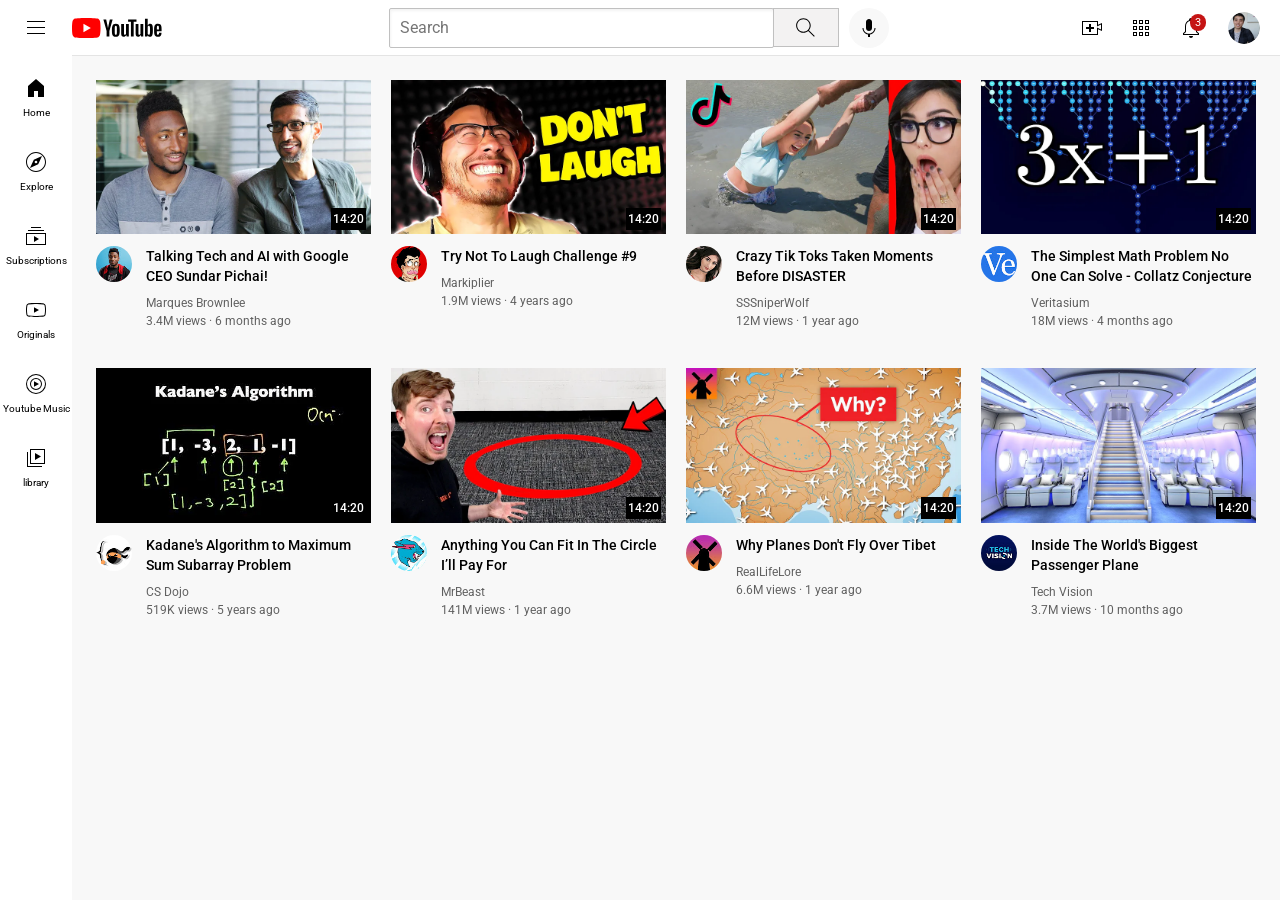
<file: index.html>
<!DOCTYPE html>
<html lang="en">

<head>
  <meta charset="UTF-8">
  <meta name="viewport" content="width=device-width, initial-scale=1.0">
  <title>YouTube Clone.com</title>
  <link rel="preconnect" href="https://fonts.googleapis.com">
  <link rel="preconnect" href="https://fonts.gstatic.com" crossorigin>
  <link href="https://fonts.googleapis.com/css2?family=Roboto:ital,wght@0,100..900;1,100..900&display=swap"
    rel="stylesheet">
  <link rel="stylesheet" href="styles/video.css">
  <link rel="stylesheet" href="styles/header.css">
  <link rel="stylesheet" href="styles/general.css">
  <link rel="stylesheet" href="styles/sidebar.css">
</head>

<body>
  <div class="header">
    <div class="left-section">
      <img class="hamburger-menu-icon" src="icons-logos/hamburger-menu-icon.svg">
      <img class="youtube-logo" src="icons-logos/youtube-logo.svg">
    </div>

    <div class="middle-section">

      <input type="text" placeholder="Search" class="search-bar">

      <button class="search-button">
        <img class="search-icon" src="icons-logos/search-icon.svg">
        <div class="tooltip">Search</div>
      </button>

      <button class="voice-search-button">
        <img class="voice-search-icon" src="icons-logos/voice-search-icon.svg">
        <div class="tooltip">Search with your voice</div>
      </button>

    </div>

    <div class="right-section">
      <div class="upload-icon-container">
        <img class="upload-icon" src="icons-logos/upload-icon.svg">
        <div class="tooltip">Create</div>
      </div>
      <div class="apps-container">
        <img class="youtube-apps-icon" src="icons-logos/youtube-apps.svg">
        <div class="tooltip">Youtube Apps</div>
      </div>
      <div class="notification-icon-container">
        <img class="notification-icon" src="icons-logos/notifications-bell-icon.svg">
        <div class="tooltip">Notifications</div>
        <div class="notification-count">
          3
        </div>
      </div>
      <img src="channel-pics/profile-pic-probs useless.jpeg" class="current-user-picture">
    </div>
  </div>

  <div class="sidebar">
    <div class="sidebar-link">
      <img src="icons-logos/home-icon.svg">
      <div>Home</div>
    </div>
    <div class="sidebar-link">
      <img src="icons-logos/explore-icon.svg">
      <div>Explore</div>
    </div>
    <div class="sidebar-link">
      <img src="icons-logos/subscriptions-icon.svg">
      <div>Subscriptions</div>
    </div>
    <div class="sidebar-link">
      <img src="icons-logos/originals-icon.svg">
      <div>Originals</div>
    </div>
    <div class="sidebar-link">
      <img src="icons-logos/youtube-music-icon.svg">
      <div>Youtube Music</div>
    </div>
    <div class="sidebar-link">
      <img src="icons-logos/youtube-library-icon.svg">
      <div>library</div>
    </div>
  </div>


  <div class="grid">

    <div class="video-preview">
      <div class="thumbnail-container">
        <img class="thumbnail" src="Thumbnails/thumbnail-1.webp">
        <div class="video-time">14:20</div>
      </div>
      <div class="video-info">
        <div class='profile-picture-container'>
          <img class="profile-picture" src="channel-pics/channel-1.jpeg">
          <div class="tooltip">
            <div class="tooltip-profile-picture-container">
              <img class="tooltip-profile-picture" src="channel-pics/channel-1.jpeg">
            </div>
            <div class="tooltip-info">
              <div class="tooltip-author">Marques Brownlee</div>
              <div class="tooltip-stats">15M subscribers</div>
            </div>
          </div>
        </div>
        <div class="video-details">
          <p class="video-title">Talking Tech and AI with Google CEO Sundar Pichai!</p>
          <p class="video-author">Marques Brownlee</p>
          <p class="video-stats">3.4M views · 6 months ago</p>
        </div>
      </div>
    </div>

    <div class="video-preview">
      <div class="thumbnail-container">
        <img class="thumbnail" src="Thumbnails/thumbnail-2.webp">
        <div class="video-time">14:20</div>
      </div>
      <div class="video-info">
        <div class='profile-picture-container'>
          <img class="profile-picture" src="channel-pics/channel-2.jpeg">
          <div class="tooltip">
            <div class="tooltip-profile-picture-container">
              <img class="tooltip-profile-picture" src="channel-pics/channel-2.jpeg">
            </div>
            <div class="tooltip-info">
              <div class="tooltip-author">Markiplier</div>
              <div class="tooltip-stats">30M subscribers</div>
            </div>
          </div>
        </div>
        <div class="video-details">
          <p class="video-title">Try Not To Laugh Challenge #9</p>
          <p class="video-author">Markiplier</p>
          <p class="video-stats">1.9M views · 4 years ago</p>
        </div>
      </div>
    </div>

    <div class="video-preview">
      <div class="thumbnail-container">
        <img class="thumbnail" src="Thumbnails/thumbnail-3.webp">
        <div class="video-time">14:20</div>
      </div>
      <div class="video-info">
        <div class='profile-picture-container'>
          <img class="profile-picture" src="channel-pics/channel-3.jpeg">
          <div class="tooltip">
            <div class="tooltip-profile-picture-container">
              <img class="tooltip-profile-picture" src="channel-pics/channel-3.jpeg">
            </div>
            <div class="tooltip-info">
              <div class="tooltip-author">SSSniperWolf</div>
              <div class="tooltip-stats">35M subscribers</div>
            </div>
          </div>
        </div>
        <div class="video-details">
          <p class="video-title">
            Crazy Tik Toks Taken Moments Before DISASTER</p>
          <p class="video-author">SSSniperWolf</p>
          <p class="video-stats">12M views · 1 year ago</p>
        </div>
      </div>
    </div>

    <div class="video-preview">
      <div class="thumbnail-container">
        <img class="thumbnail" src="Thumbnails/thumbnail-4.webp">
        <div class="video-time">14:20</div>
      </div>
      <div class="video-info">
        <div class='profile-picture-container'>
          <img class="profile-picture" src="channel-pics/channel-4.jpeg">
        </div>
        <div class="video-details">
          <p class="video-title">The Simplest Math Problem No One Can Solve - Collatz Conjecture</p>
          <p class="video-author">Veritasium</p>
          <p class="video-stats">18M views · 4 months ago</p>
        </div>
      </div>
    </div>

    <div class="video-preview">
      <div class="thumbnail-container">
        <img class="thumbnail" src="Thumbnails/thumbnail-5.webp">
        <div class="video-time">14:20</div>
      </div>
      <div class="video-info">
        <div class='profile-picture-container'>
          <img class="profile-picture" src="channel-pics/channel-5.jpeg">
        </div>
        <div class="video-details">
          <p class="video-title">
            Kadane's Algorithm to Maximum Sum Subarray Problem</p>
          <p class="video-author">CS Dojo</p>
          <p class="video-stats">519K views · 5 years ago</p>
        </div>
      </div>
    </div>

    <div class="video-preview">
      <div class="thumbnail-container">
        <img class="thumbnail" src="Thumbnails/thumbnail-6.webp">
        <div class="video-time">14:20</div>
      </div>
      <div class="video-info">
        <div class='profile-picture-container'>
          <img class="profile-picture" src="channel-pics/channel-6.jpeg">
        </div>
        <div class="video-details">
          <p class="video-title">
            Anything You Can Fit In The Circle I’ll Pay For</p>
          <p class="video-author">MrBeast</p>
          <p class="video-stats">141M views · 1 year ago</p>
        </div>
      </div>
    </div>

    <div class="video-preview">
      <div class="thumbnail-container">
        <img class="thumbnail" src="Thumbnails/thumbnail-7.webp">
        <div class="video-time">14:20</div>
      </div>
      <div class="video-info">
        <div class='profile-picture-container'>
          <img class="profile-picture" src="channel-pics/channel-7.jpeg">
        </div>
        <div class="video-details">
          <p class="video-title">

            Why Planes Don't Fly Over Tibet</p>
          <p class="video-author">RealLifeLore</p>
          <p class="video-stats">6.6M views · 1 year ago</p>
        </div>
      </div>
    </div>

    <div class="video-preview">
      <div class="thumbnail-container">
        <img class="thumbnail" src="Thumbnails/thumbnail-8.webp">
        <div class="video-time">14:20</div>
      </div>
      <div class="video-info">
        <div class='profile-picture-container'>
          <img class="profile-picture" src="channel-pics/channel-8.jpeg">
        </div>
        <div class="video-details">
          <p class="video-title">
            Inside The World's Biggest Passenger Plane</p>
          <p class="video-author">Tech Vision</p>
          <p class="video-stats">3.7M views · 10 months ago</p>
        </div>
      </div>
    </div>

  </div>

</body>

</html>
</file>
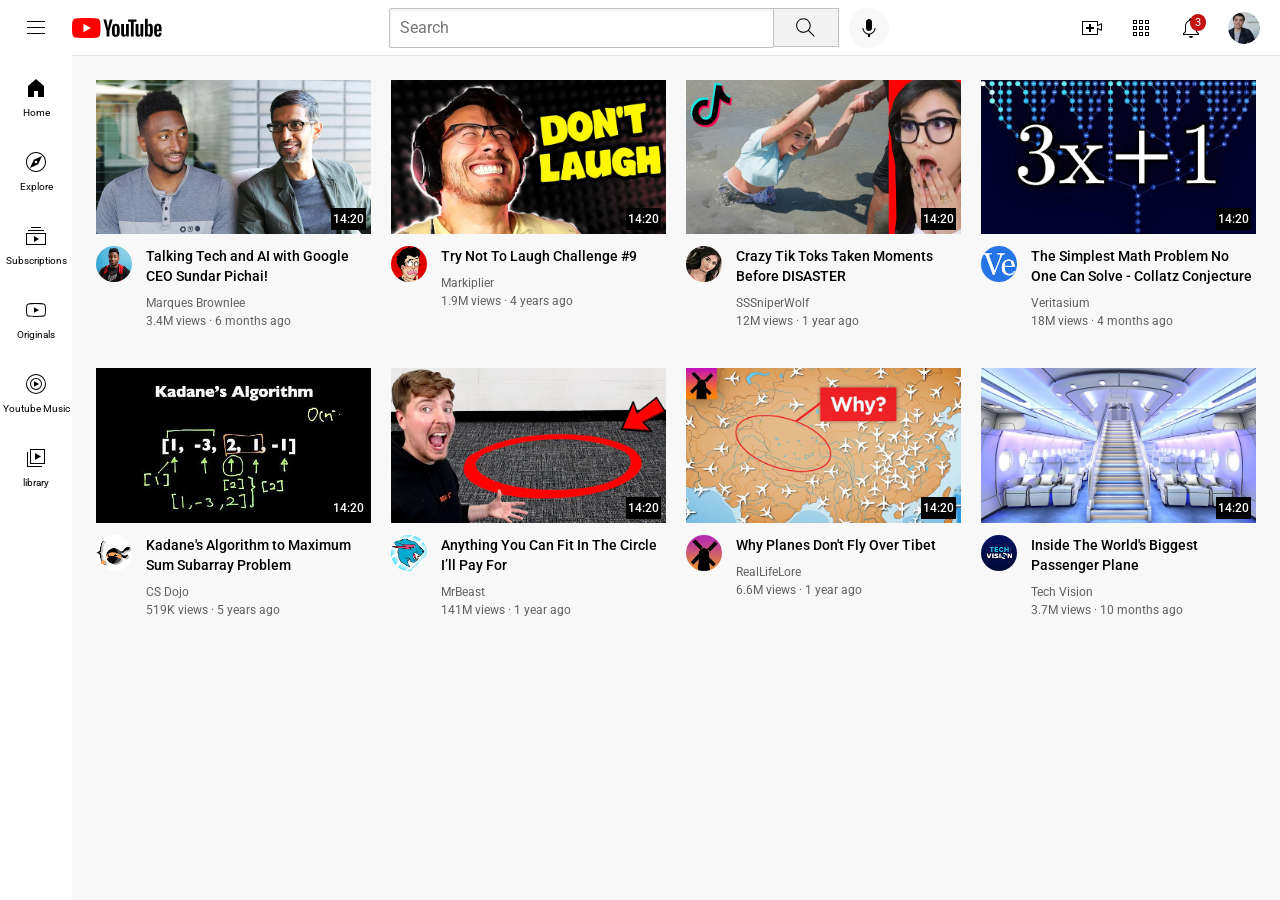
<file: youtube.html>
<!DOCTYPE html>
<html lang="en">

<head>
  <meta charset="UTF-8">
  <meta name="viewport" content="width=device-width, initial-scale=1.0">
  <title>YouTube Clone.com</title>
  <link rel="preconnect" href="https://fonts.googleapis.com">
  <link rel="preconnect" href="https://fonts.gstatic.com" crossorigin>
  <link href="https://fonts.googleapis.com/css2?family=Roboto:ital,wght@0,100..900;1,100..900&display=swap"
    rel="stylesheet">
  <link rel="stylesheet" href="styles/video.css">
  <link rel="stylesheet" href="styles/header.css">
  <link rel="stylesheet" href="styles/general.css">
  <link rel="stylesheet" href="styles/sidebar.css">
</head>

<body>
  <div class="header">
    <div class="left-section">
      <img class="hamburger-menu-icon" src="icons-logos/hamburger-menu-icon.svg">
      <img class="youtube-logo" src="icons-logos/youtube-logo.svg">
    </div>

    <div class="middle-section">

      <input type="text" placeholder="Search" class="search-bar">

      <button class="search-button">
        <img class="search-icon" src="icons-logos/search-icon.svg">
        <div class="tooltip">Search</div>
      </button>

      <button class="voice-search-button">
        <img class="voice-search-icon" src="icons-logos/voice-search-icon.svg">
        <div class="tooltip">Search with your voice</div>
      </button>

    </div>

    <div class="right-section">
      <div class="upload-icon-container">
        <img class="upload-icon" src="icons-logos/upload-icon.svg">
        <div class="tooltip">Create</div>
      </div>
      <div class="apps-container">
        <img class="youtube-apps-icon" src="icons-logos/youtube-apps.svg">
        <div class="tooltip">Youtube Apps</div>
      </div>
      <div class="notification-icon-container">
        <img class="notification-icon" src="icons-logos/notifications-bell-icon.svg">
        <div class="tooltip">Notifications</div>
        <div class="notification-count">
          3
        </div>
      </div>
      <img src="channel-pics/profile-pic-probs useless.jpeg" class="current-user-picture">
    </div>
  </div>

  <div class="sidebar">
    <div class="sidebar-link">
      <img src="icons-logos/home-icon.svg">
      <div>Home</div>
    </div>
    <div class="sidebar-link">
      <img src="icons-logos/explore-icon.svg">
      <div>Explore</div>
    </div>
    <div class="sidebar-link">
      <img src="icons-logos/subscriptions-icon.svg">
      <div>Subscriptions</div>
    </div>
    <div class="sidebar-link">
      <img src="icons-logos/originals-icon.svg">
      <div>Originals</div>
    </div>
    <div class="sidebar-link">
      <img src="icons-logos/youtube-music-icon.svg">
      <div>Youtube Music</div>
    </div>
    <div class="sidebar-link">
      <img src="icons-logos/youtube-library-icon.svg">
      <div>library</div>
    </div>
  </div>


  <div class="grid">

    <div class="video-preview">
      <div class="thumbnail-container">
        <img class="thumbnail" src="Thumbnails/thumbnail-1.webp">
        <div class="video-time">14:20</div>
      </div>
      <div class="video-info">
        <div class='profile-picture-container'>
          <img class="profile-picture" src="channel-pics/channel-1.jpeg">
          <div class="tooltip">
            <div class="tooltip-profile-picture-container">
              <img class="tooltip-profile-picture" src="channel-pics/channel-1.jpeg">
            </div>
            <div class="tooltip-info">
              <div class="tooltip-author">Marques Brownlee</div>
              <div class="tooltip-stats">15M subscribers</div>
            </div>
          </div>
        </div>
        <div class="video-details">
          <p class="video-title">Talking Tech and AI with Google CEO Sundar Pichai!</p>
          <p class="video-author">Marques Brownlee</p>
          <p class="video-stats">3.4M views · 6 months ago</p>
        </div>
      </div>
    </div>

    <div class="video-preview">
      <div class="thumbnail-container">
        <img class="thumbnail" src="Thumbnails/thumbnail-2.webp">
        <div class="video-time">14:20</div>
      </div>
      <div class="video-info">
        <div class='profile-picture-container'>
          <img class="profile-picture" src="channel-pics/channel-2.jpeg">
          <div class="tooltip">
            <div class="tooltip-profile-picture-container">
              <img class="tooltip-profile-picture" src="channel-pics/channel-2.jpeg">
            </div>
            <div class="tooltip-info">
              <div class="tooltip-author">Markiplier</div>
              <div class="tooltip-stats">30M subscribers</div>
            </div>
          </div>
        </div>
        <div class="video-details">
          <p class="video-title">Try Not To Laugh Challenge #9</p>
          <p class="video-author">Markiplier</p>
          <p class="video-stats">1.9M views · 4 years ago</p>
        </div>
      </div>
    </div>

    <div class="video-preview">
      <div class="thumbnail-container">
        <img class="thumbnail" src="Thumbnails/thumbnail-3.webp">
        <div class="video-time">14:20</div>
      </div>
      <div class="video-info">
        <div class='profile-picture-container'>
          <img class="profile-picture" src="channel-pics/channel-3.jpeg">
          <div class="tooltip">
            <div class="tooltip-profile-picture-container">
              <img class="tooltip-profile-picture" src="channel-pics/channel-3.jpeg">
            </div>
            <div class="tooltip-info">
              <div class="tooltip-author">SSSniperWolf</div>
              <div class="tooltip-stats">35M subscribers</div>
            </div>
          </div>
        </div>
        <div class="video-details">
          <p class="video-title">
            Crazy Tik Toks Taken Moments Before DISASTER</p>
          <p class="video-author">SSSniperWolf</p>
          <p class="video-stats">12M views · 1 year ago</p>
        </div>
      </div>
    </div>

    <div class="video-preview">
      <div class="thumbnail-container">
        <img class="thumbnail" src="Thumbnails/thumbnail-4.webp">
        <div class="video-time">14:20</div>
      </div>
      <div class="video-info">
        <div class='profile-picture-container'>
          <img class="profile-picture" src="channel-pics/channel-4.jpeg">
        </div>
        <div class="video-details">
          <p class="video-title">The Simplest Math Problem No One Can Solve - Collatz Conjecture</p>
          <p class="video-author">Veritasium</p>
          <p class="video-stats">18M views · 4 months ago</p>
        </div>
      </div>
    </div>

    <div class="video-preview">
      <div class="thumbnail-container">
        <img class="thumbnail" src="Thumbnails/thumbnail-5.webp">
        <div class="video-time">14:20</div>
      </div>
      <div class="video-info">
        <div class='profile-picture-container'>
          <img class="profile-picture" src="channel-pics/channel-5.jpeg">
        </div>
        <div class="video-details">
          <p class="video-title">
            Kadane's Algorithm to Maximum Sum Subarray Problem</p>
          <p class="video-author">CS Dojo</p>
          <p class="video-stats">519K views · 5 years ago</p>
        </div>
      </div>
    </div>

    <div class="video-preview">
      <div class="thumbnail-container">
        <img class="thumbnail" src="Thumbnails/thumbnail-6.webp">
        <div class="video-time">14:20</div>
      </div>
      <div class="video-info">
        <div class='profile-picture-container'>
          <img class="profile-picture" src="channel-pics/channel-6.jpeg">
        </div>
        <div class="video-details">
          <p class="video-title">
            Anything You Can Fit In The Circle I’ll Pay For</p>
          <p class="video-author">MrBeast</p>
          <p class="video-stats">141M views · 1 year ago</p>
        </div>
      </div>
    </div>

    <div class="video-preview">
      <div class="thumbnail-container">
        <img class="thumbnail" src="Thumbnails/thumbnail-7.webp">
        <div class="video-time">14:20</div>
      </div>
      <div class="video-info">
        <div class='profile-picture-container'>
          <img class="profile-picture" src="channel-pics/channel-7.jpeg">
        </div>
        <div class="video-details">
          <p class="video-title">

            Why Planes Don't Fly Over Tibet</p>
          <p class="video-author">RealLifeLore</p>
          <p class="video-stats">6.6M views · 1 year ago</p>
        </div>
      </div>
    </div>

    <div class="video-preview">
      <div class="thumbnail-container">
        <img class="thumbnail" src="Thumbnails/thumbnail-8.webp">
        <div class="video-time">14:20</div>
      </div>
      <div class="video-info">
        <div class='profile-picture-container'>
          <img class="profile-picture" src="channel-pics/channel-8.jpeg">
        </div>
        <div class="video-details">
          <p class="video-title">
            Inside The World's Biggest Passenger Plane</p>
          <p class="video-author">Tech Vision</p>
          <p class="video-stats">3.7M views · 10 months ago</p>
        </div>
      </div>
    </div>

  </div>

</body>

</html>
</file>
<file: styles/video.css>
.grid {
  display: grid;
  grid-template-columns: 1fr 1fr 1fr;
  column-gap: 20px;
  row-gap: 40px;

}

@media (max-width: 750px) {
  .grid {
    grid-template-columns: 1fr 1fr;
  }
}

@media (min-width: 751px) and (max-width: 999px) {
  .grid {
    grid-template-columns: 1fr 1fr 1fr;
  }
}

@media (min-width: 1000px) {
  .grid {
    grid-template-columns: 1fr 1fr 1fr 1fr;
  }
}

@media (min-width: 1010px) and (max-width: 1200px) {
  .sidebar {
    position: fixed;
    top: 55px;
    bottom: 0;
    left: 0;
    width: 100px;
    background-color: white;
    z-index: 1000;
    padding-top: 5px;
  }

  .sidebar-link {
    height: 74px;
    cursor: pointer;
    display: grid;
    grid-template-columns: 30px 1fr ;
    margin-top: 5px;
  }

  .sidebar-link div {
    font-family: Roboto, Arial;
    font-size: 10px;
    
  }


  .sidebar img {
    height: 24px;
  }

  .sidebar-link:hover {
    background-color: rgb(235, 235, 235);

  }
}


.video-info {
  display: grid;
  grid-template-columns: 50px 1fr;
}

.video-preview {
  width: 100%;
}

.thumbnail {
  width: 100%;
}

.thumbnail-container {
  margin-bottom: 8px;
  position: relative;
}

.video-time {
  font-family: Roboto, Arial;
  font-size: 12px;
  font-weight: 500;
  padding: 4px 2px;
  position: absolute;
  background-color: black;
  color: white;
  right: 5px;
  bottom: 8px;
}


.profile-picture {
  width: 36px;
  border-radius: 50%;
}

.profile-picture-container {
  position: relative;

}

.profile-picture-container:hover .tooltip {
  opacity: 1;
}

.profile-picture-container .tooltip {
  position: absolute;
  display: flex;
  left: 20px;
  flex-direction: row;
  justify-content: space-between;

  font-family: Roboto, Arial;
  background-color: white;
  border-radius: 5px;
  box-shadow: 2px 2px 5px rgb(37, 36, 36);
  pointer-events: none;
  opacity: 0;
  transition: opacity 0.2s;
  z-index: 10000;
}

.tooltip-profile-picture {
  width: 50px;
  border-radius: 50%;
}

.tooltip-profile-picture-container {
  padding: 9px;
}

.tooltip-author {
  font-size: 13px;
  font-weight: 600;
  margin-bottom: 4px;
  white-space: nowrap;
}

.tooltip-stats {
  font-size: 12px;
  color: #606060;
  white-space: nowrap;
}

.tooltip-info {
  padding: 15px 9px 9px;
}

.video-title {
  font-weight: 500;
  line-height: 20px;
  margin-bottom: 10px;
}

.video-author {
  color: #606060;
  margin-bottom: 4px;
}

.video-stats,
.video-author {
  color: #606060;
  font-size: 12px;
}
</file>
<file: styles/header.css>
.header{
  display: flex;
  flex-direction: row;
  justify-content: space-between;
  height: 55px;
  background-color: white;
  position: fixed;
  top: 0;
  right: 0;
  left: 0;
  border-bottom: 1px solid rgb(228, 228, 228);
  z-index: 1000;
}

.left-section{
  display: flex;
  align-items: center;
}

.hamburger-menu-icon{
  height: 24px;
  margin-left: 24px;
  margin-right: 24px;
}

.youtube-logo{
  height: 20px;
}

.middle-section{
  display: flex;
  align-items: center;
  flex: 1;
  margin-left: 70px;
  margin-right: 35px;
  max-width: 500px;
}

.search-bar{
  flex: 1;
  width: 0;
  height: 36px;
  padding-left: 10px;
  font-size: 16px;
  border: 1px solid rgb(192, 192, 192);
  border-radius: 2px;
  box-shadow: inset  1px 2px 3px rgba(0, 0, 0, 0.05);
}

.search-bar::placeholder{
  font-family: Roboto, Arial, sans-serif;
  font-size: 16px;
}

.search-button{
  width: 66px;
  height: 39px;
  background-color: rgb(243, 242, 242);
  border: 1px solid rgb(192, 192, 192);
  margin-left: -1px;
  margin-right: 10px;
}

.search-button, .voice-search-button,.upload-icon-container,.apps-container,.notification-icon-container{
  position: relative;
  display: flex;
  justify-content: center;
  align-items: center;
}

.search-button .tooltip
,.voice-search-button .tooltip
,.upload-icon-container .tooltip
,.apps-container .tooltip
,.notification-icon-container .tooltip
{
  position: absolute;
  background-color: grey;
  color: white;
  padding: 4px 8px;
  border-radius: 2px;
  font-family: Roboto, Arial;
  font-size: 12px;
  bottom: -30px;
  opacity: 0;
  transition:  opacity 0.15s;
  pointer-events: none;
  white-space: nowrap;
}

.search-button:hover .tooltip
,.voice-search-button:hover .tooltip
,.upload-icon-container:hover .tooltip
,.apps-container:hover .tooltip
,.notification-icon-container:hover .tooltip
{
  opacity: 1;
}

.search-icon{
  height: 25px;
} 

.voice-search-button{
  width: 40px;
  height: 40px;
  border-radius: 20px;
  border: none;
  background-color: rgb(248, 248, 248);
  
}



.voice-search-icon{
  height: 24px;
  
}

.right-section{
  width: 180px;
  margin-right: 20px;
  display: flex;
  align-items: center;
  justify-content: space-between;
  flex-shrink: 0;
}

.youtube-apps-icon{
  height: 24px;
}

.upload-icon{
  height: 24px;
}

.notification-icon{
  height: 24px;
}

.notification-icon-container{
  position: relative;
}

.notification-count{
  top: -2px;
  right: -3px;
  color: white;
  font-family: Roboto, Arial;
  font-size: 11px;
  padding: 2px 5px;
  border-radius: 10px;
  background-color: rgb(197, 20, 20);
  position: absolute;
}

.current-user-picture{
  height: 32px;
  border-radius: 16px;
}
</file>
<file: styles/general.css>
p{
  margin: 0;
  font-family: 'Roboto', Arial, sans-serif;
  font-size: 14px;
}

body{
  margin: 0;
  padding: 0;
  padding-top: 80px;
  padding-left: 96px;
  padding-right: 24px;
  background-color: rgb(248, 248, 248);
}
</file>
<file: styles/sidebar.css>
.sidebar{
  position: fixed;
  top: 55px;
  bottom: 0;
  left: 0;
  width: 72px;
  background-color: white;
  z-index: 1000;
  padding-top: 5px;
} 

.sidebar-link{
  height: 74px;
  cursor: pointer;
  display: flex;
  flex-direction: column;
  align-items: center;
  justify-content: center;
}

.sidebar-link div{
  font-family: Roboto, Arial;
  font-size: 10px
}

.sidebar-link img{
   margin-bottom: 6.5px;
}

.sidebar img{
  height: 24px;
}

.sidebar-link:hover{
  background-color: rgb(235, 235, 235);

}
</file>
